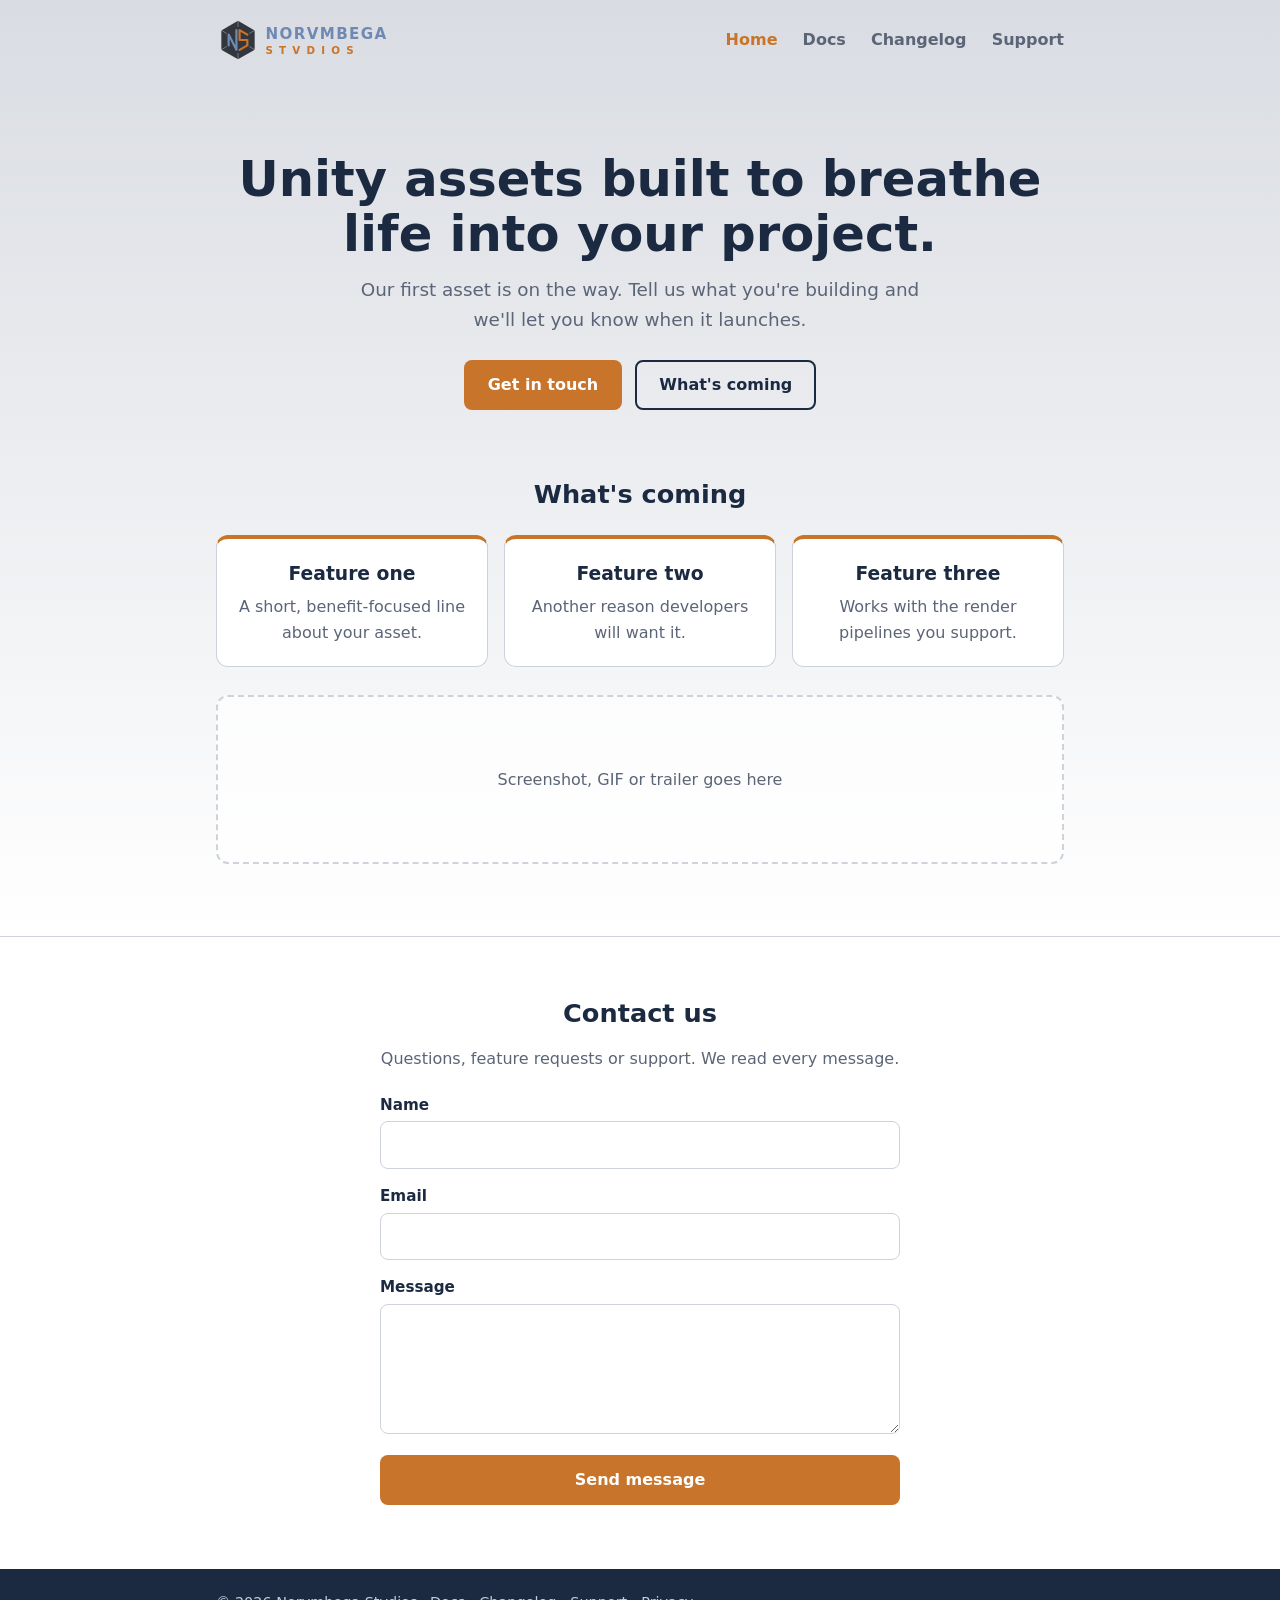
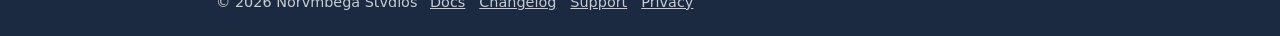
<file: index.html>
<!doctype html>
<html lang="en">
<head>
<meta charset="utf-8">
<meta name="viewport" content="width=device-width,initial-scale=1">
<title>Norvmbega Stvdios – Unity Assets</title>
<meta name="description" content="Tools and art for Unity developers, from Norvmbega Stvdios.">
<link rel="icon" href="favicon.png" type="image/png">
<link rel="stylesheet" href="style.css">
</head>
<body>
<div class="top">
  <header><div class="wrap">
    <a href="index.html"><img src="stvdiobanner.svg" alt="Norvmbega Stvdios"></a>
    <nav>
      <a href="index.html" aria-current="page">Home</a>
      <a href="docs.html">Docs</a>
      <a href="changelog.html">Changelog</a>
      <a href="support.html">Support</a>
    </nav>
  </div></header>

  <main class="wrap">
    <section class="hero">
      <h1>Unity assets built to breathe life into your project.</h1>
      <p>Our first asset is on the way. Tell us what you're building and we'll let you know when it launches.</p>
      <a class="btn" href="#contact">Get in touch</a>
      <a class="btn alt" href="#features">What's coming</a>
    </section>

    <section id="features" class="features">
      <h2>What's coming</h2>
      <div class="grid">
        <div class="card"><h3>Feature one</h3><p>A short, benefit-focused line about your asset.</p></div>
        <div class="card"><h3>Feature two</h3><p>Another reason developers will want it.</p></div>
        <div class="card"><h3>Feature three</h3><p>Works with the render pipelines you support.</p></div>
      </div>
      <div class="shot">Screenshot, GIF or trailer goes here</div>
    </section>
  </main>
</div>

<section id="contact" class="contact">
  <div class="wrap">
    <h2>Contact us</h2>
    <p>Questions, feature requests or support. We read every message.</p>
    <form action="https://api.web3forms.com/submit" method="POST">
      <input type="hidden" name="access_key" value="b164e052-2150-4682-97b8-fad5647e7faa">
      <input type="hidden" name="subject" value="New message from Norvmbega Stvdios site">
      <input type="hidden" name="from_name" value="Norvmbega Stvdios Website">
      <div><label for="name">Name</label><input id="name" name="name" required autocomplete="name"></div>
      <div><label for="email">Email</label><input id="email" name="email" type="email" required autocomplete="email"></div>
      <div><label for="message">Message</label><textarea id="message" name="message" required></textarea></div>
      <input class="hp" type="checkbox" name="botcheck" tabindex="-1" autocomplete="off" aria-hidden="true">
      <button class="btn" type="submit">Send message</button>
    </form>
  </div>
</section>

<footer><div class="wrap">
  &copy; 2026 Norvmbega Stvdios
  <a href="docs.html">Docs</a><a href="changelog.html">Changelog</a><a href="support.html">Support</a><a href="privacy.html">Privacy</a>
</div></footer>
</body>
</html>
</file>
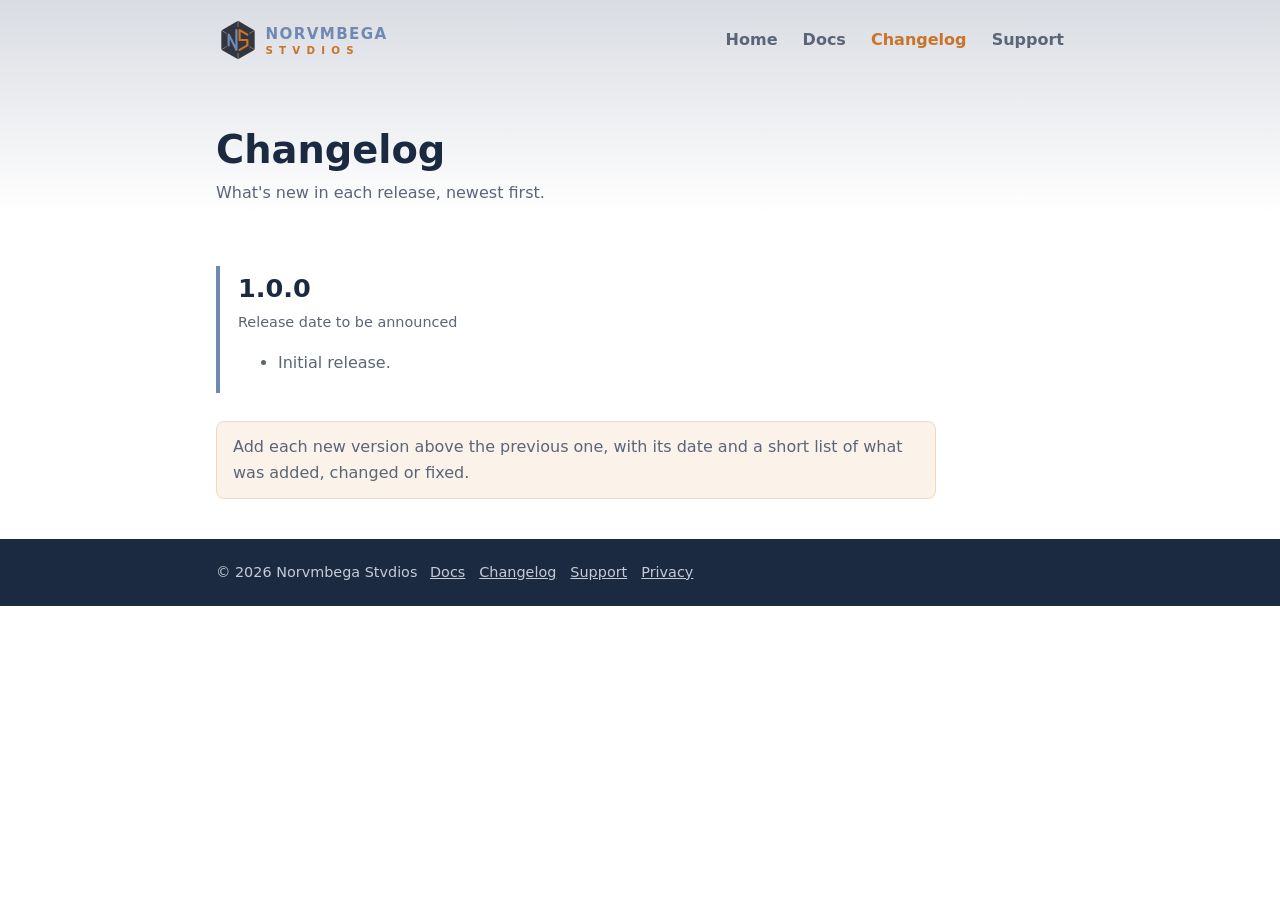
<file: changelog.html>
<!doctype html>
<html lang="en">
<head>
<meta charset="utf-8">
<meta name="viewport" content="width=device-width,initial-scale=1">
<title>Changelog – Norvmbega Stvdios</title>
<meta name="description" content="Release notes for Norvmbega Stvdios Unity assets.">
<link rel="icon" href="favicon.png" type="image/png">
<link rel="stylesheet" href="style.css">
</head>
<body>
<div class="top">
  <header><div class="wrap">
    <a href="index.html"><img src="stvdiobanner.svg" alt="Norvmbega Stvdios"></a>
    <nav>
      <a href="index.html">Home</a>
      <a href="docs.html">Docs</a>
      <a href="changelog.html" aria-current="page">Changelog</a>
      <a href="support.html">Support</a>
    </nav>
  </div></header>
  <div class="wrap page-title">
    <h1>Changelog</h1>
    <p>What's new in each release, newest first.</p>
  </div>
</div>

<main class="wrap prose">
  <section class="release">
    <h2>1.0.0</h2>
    <p class="date">Release date to be announced</p>
    <ul>
      <li>Initial release.</li>
    </ul>
  </section>

  <p class="note">Add each new version above the previous one, with its date and a short list of what was added, changed or fixed.</p>
</main>

<footer><div class="wrap">
  &copy; 2026 Norvmbega Stvdios
  <a href="docs.html">Docs</a><a href="changelog.html">Changelog</a><a href="support.html">Support</a><a href="privacy.html">Privacy</a>
</div></footer>
</body>
</html>
</file>
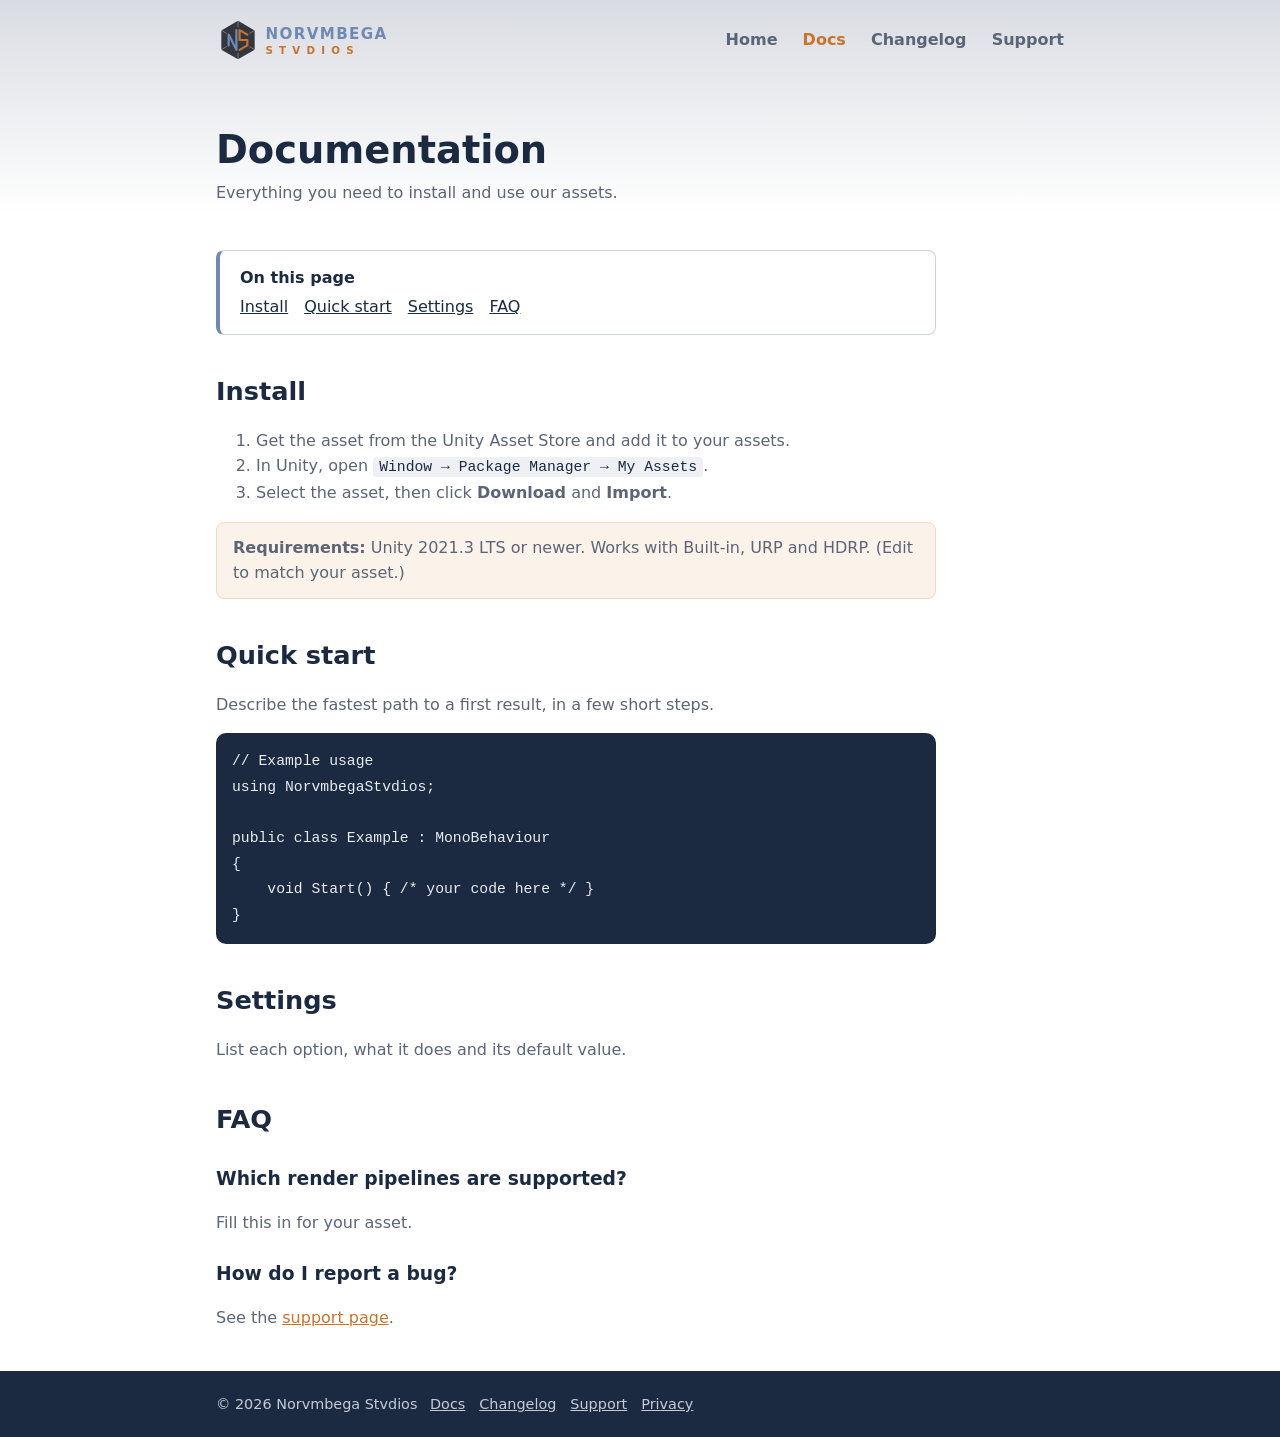
<file: docs.html>
<!doctype html>
<html lang="en">
<head>
<meta charset="utf-8">
<meta name="viewport" content="width=device-width,initial-scale=1">
<title>Documentation – Norvmbega Stvdios</title>
<meta name="description" content="Setup guide and reference for Norvmbega Stvdios Unity assets.">
<link rel="icon" href="favicon.png" type="image/png">
<link rel="stylesheet" href="style.css">
</head>
<body>
<div class="top">
  <header><div class="wrap">
    <a href="index.html"><img src="stvdiobanner.svg" alt="Norvmbega Stvdios"></a>
    <nav>
      <a href="index.html">Home</a>
      <a href="docs.html" aria-current="page">Docs</a>
      <a href="changelog.html">Changelog</a>
      <a href="support.html">Support</a>
    </nav>
  </div></header>
  <div class="wrap page-title">
    <h1>Documentation</h1>
    <p>Everything you need to install and use our assets.</p>
  </div>
</div>

<main class="wrap prose">
  <div class="toc">
    <strong>On this page</strong>
    <a href="#install">Install</a><a href="#quickstart">Quick start</a><a href="#settings">Settings</a><a href="#faq">FAQ</a>
  </div>

  <h2 id="install">Install</h2>
  <ol>
    <li>Get the asset from the Unity Asset Store and add it to your assets.</li>
    <li>In Unity, open <code>Window &rarr; Package Manager &rarr; My Assets</code>.</li>
    <li>Select the asset, then click <strong>Download</strong> and <strong>Import</strong>.</li>
  </ol>
  <p class="note"><strong>Requirements:</strong> Unity 2021.3 LTS or newer. Works with Built-in, URP and HDRP. (Edit to match your asset.)</p>

  <h2 id="quickstart">Quick start</h2>
  <p>Describe the fastest path to a first result, in a few short steps.</p>
  <pre><code>// Example usage
using NorvmbegaStvdios;

public class Example : MonoBehaviour
{
    void Start() { /* your code here */ }
}</code></pre>

  <h2 id="settings">Settings</h2>
  <p>List each option, what it does and its default value.</p>

  <h2 id="faq">FAQ</h2>
  <h3>Which render pipelines are supported?</h3>
  <p>Fill this in for your asset.</p>
  <h3>How do I report a bug?</h3>
  <p>See the <a href="support.html">support page</a>.</p>
</main>

<footer><div class="wrap">
  &copy; 2026 Norvmbega Stvdios
  <a href="docs.html">Docs</a><a href="changelog.html">Changelog</a><a href="support.html">Support</a><a href="privacy.html">Privacy</a>
</div></footer>
</body>
</html>
</file>
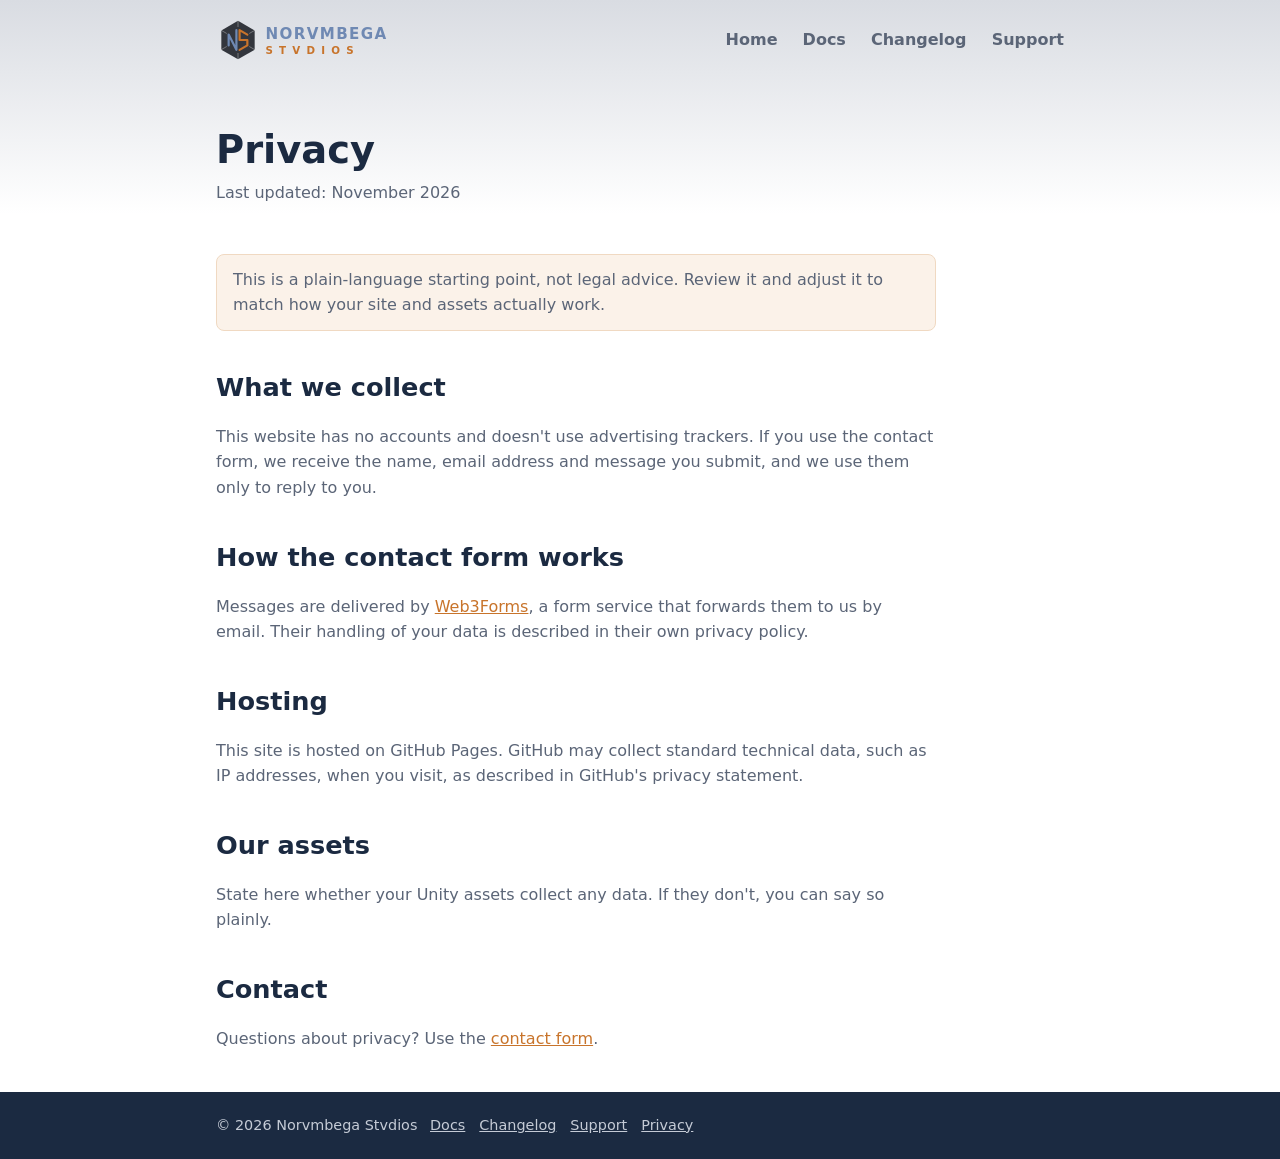
<file: privacy.html>
<!doctype html>
<html lang="en">
<head>
<meta charset="utf-8">
<meta name="viewport" content="width=device-width,initial-scale=1">
<title>Privacy – Norvmbega Stvdios</title>
<meta name="description" content="How Norvmbega Stvdios handles your information.">
<link rel="icon" href="favicon.png" type="image/png">
<link rel="stylesheet" href="style.css">
</head>
<body>
<div class="top">
  <header><div class="wrap">
    <a href="index.html"><img src="stvdiobanner.svg" alt="Norvmbega Stvdios"></a>
    <nav>
      <a href="index.html">Home</a>
      <a href="docs.html">Docs</a>
      <a href="changelog.html">Changelog</a>
      <a href="support.html">Support</a>
    </nav>
  </div></header>
  <div class="wrap page-title">
    <h1>Privacy</h1>
    <p>Last updated: November 2026</p>
  </div>
</div>

<main class="wrap prose">
  <p class="note">This is a plain-language starting point, not legal advice. Review it and adjust it to match how your site and assets actually work.</p>

  <h2>What we collect</h2>
  <p>This website has no accounts and doesn't use advertising trackers. If you use the contact form, we receive the name, email address and message you submit, and we use them only to reply to you.</p>

  <h2>How the contact form works</h2>
  <p>Messages are delivered by <a href="https://web3forms.com">Web3Forms</a>, a form service that forwards them to us by email. Their handling of your data is described in their own privacy policy.</p>

  <h2>Hosting</h2>
  <p>This site is hosted on GitHub Pages. GitHub may collect standard technical data, such as IP addresses, when you visit, as described in GitHub's privacy statement.</p>

  <h2>Our assets</h2>
  <p>State here whether your Unity assets collect any data. If they don't, you can say so plainly.</p>

  <h2>Contact</h2>
  <p>Questions about privacy? Use the <a href="index.html#contact">contact form</a>.</p>
</main>

<footer><div class="wrap">
  &copy; 2026 Norvmbega Stvdios
  <a href="docs.html">Docs</a><a href="changelog.html">Changelog</a><a href="support.html">Support</a><a href="privacy.html">Privacy</a>
</div></footer>
</body>
</html>
</file>
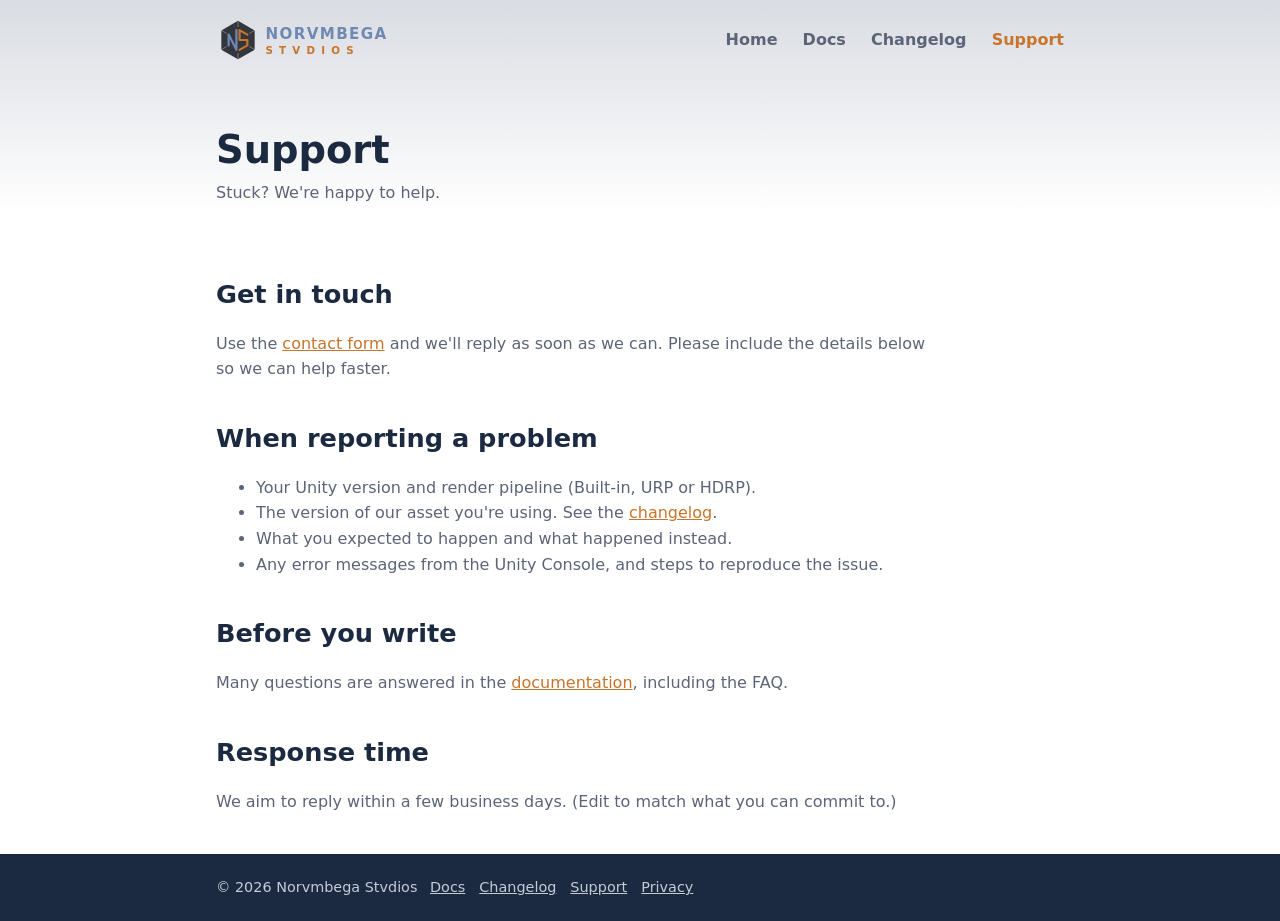
<file: support.html>
<!doctype html>
<html lang="en">
<head>
<meta charset="utf-8">
<meta name="viewport" content="width=device-width,initial-scale=1">
<title>Support – Norvmbega Stvdios</title>
<meta name="description" content="Get help with Norvmbega Stvdios Unity assets.">
<link rel="icon" href="favicon.png" type="image/png">
<link rel="stylesheet" href="style.css">
</head>
<body>
<div class="top">
  <header><div class="wrap">
    <a href="index.html"><img src="stvdiobanner.svg" alt="Norvmbega Stvdios"></a>
    <nav>
      <a href="index.html">Home</a>
      <a href="docs.html">Docs</a>
      <a href="changelog.html">Changelog</a>
      <a href="support.html" aria-current="page">Support</a>
    </nav>
  </div></header>
  <div class="wrap page-title">
    <h1>Support</h1>
    <p>Stuck? We're happy to help.</p>
  </div>
</div>

<main class="wrap prose">
  <h2>Get in touch</h2>
  <p>Use the <a href="index.html#contact">contact form</a> and we'll reply as soon as we can. Please include the details below so we can help faster.</p>

  <h2>When reporting a problem</h2>
  <ul>
    <li>Your Unity version and render pipeline (Built-in, URP or HDRP).</li>
    <li>The version of our asset you're using. See the <a href="changelog.html">changelog</a>.</li>
    <li>What you expected to happen and what happened instead.</li>
    <li>Any error messages from the Unity Console, and steps to reproduce the issue.</li>
  </ul>

  <h2>Before you write</h2>
  <p>Many questions are answered in the <a href="docs.html">documentation</a>, including the FAQ.</p>

  <h2>Response time</h2>
  <p>We aim to reply within a few business days. (Edit to match what you can commit to.)</p>
</main>

<footer><div class="wrap">
  &copy; 2026 Norvmbega Stvdios
  <a href="docs.html">Docs</a><a href="changelog.html">Changelog</a><a href="support.html">Support</a><a href="privacy.html">Privacy</a>
</div></footer>
</body>
</html>
</file>
<file: style.css>
:root{
  --navy:#1B2A41;      /* headings, text */
  --copper:#C8742B;    /* accent */
  --steel:#6F89B3;     /* secondary accent */
  --slate:#5B6577;     /* body text, muted */
  --mist:#D9DCE2;      /* gradient start */
  --white:#FFFFFF;
  --border:#CDD2DB;
}
*{box-sizing:border-box}
html{scroll-behavior:smooth}
body{margin:0;font:16px/1.6 system-ui,-apple-system,Segoe UI,sans-serif;color:var(--navy);background:var(--white)}
a{color:var(--copper)}
.wrap{max-width:880px;margin:0 auto;padding:0 16px}

/* grey -> white gradient behind header, hero and features */
.top{background:linear-gradient(180deg,var(--mist) 0%,var(--white) 100%)}

header .wrap{display:flex;justify-content:space-between;align-items:center;flex-wrap:wrap;gap:8px;padding-top:18px;padding-bottom:18px}
header img{height:44px;display:block}
nav a{margin-left:20px;color:var(--slate);text-decoration:none;font-weight:600}
nav a:hover,nav a[aria-current="page"]{color:var(--copper)}

.hero{padding:72px 0 40px}
.hero h1{font-size:clamp(2rem,6vw,3.1rem);line-height:1.1;margin:0 0 14px}
.hero p{color:var(--slate);font-size:1.15rem;max-width:560px;margin:0 0 26px}
.btn{display:inline-block;background:var(--copper);color:var(--white);border:0;padding:12px 24px;border-radius:8px;font:inherit;font-weight:700;text-decoration:none;cursor:pointer;transition:background .15s}
.btn:hover{background:#A95F20}
.btn.alt{background:transparent;color:var(--navy);border:2px solid var(--navy);padding:10px 22px;margin-left:8px}
.btn.alt:hover{background:var(--navy);color:var(--white)}

h2{font-size:1.6rem;margin:0 0 12px}
.features{padding:24px 0 72px}
.grid{display:grid;grid-template-columns:repeat(auto-fit,minmax(230px,1fr));gap:16px;margin:20px 0 28px}
.card{background:var(--white);border:1px solid var(--border);border-top:4px solid var(--copper);border-radius:12px;padding:20px}
.card h3{margin:0 0 6px}.card p{margin:0;color:var(--slate)}
.shot{background:rgba(255,255,255,.7);border:2px dashed var(--border);border-radius:12px;padding:70px 16px;text-align:center;color:var(--slate)}

/* contact: solid white band at the bottom */
.contact{background:var(--white);border-top:1px solid var(--border);padding:56px 0 64px}
.contact p{color:var(--slate);margin:0 0 20px}
form{display:grid;gap:14px;max-width:520px}
label{font-weight:600;font-size:.95rem}
input,textarea{width:100%;font:inherit;color:var(--navy);background:var(--white);border:1px solid var(--border);border-radius:8px;padding:10px 12px;margin-top:4px}
input:focus,textarea:focus{outline:2px solid var(--copper);border-color:transparent}
textarea{min-height:130px;resize:vertical}
.hp{position:absolute;left:-9999px}

footer{background:var(--navy);color:#C5CBD6;padding:22px 0;font-size:.9rem}
footer a{color:#C5CBD6;margin-left:14px}
footer a:first-of-type{margin-left:8px}

/* inner pages (docs, changelog, support, privacy) */
.page-title{padding:48px 16px 8px}
.page-title h1{font-size:clamp(1.8rem,5vw,2.4rem);line-height:1.15;margin:0 0 8px}
.page-title p{color:var(--slate);margin:0}
.prose{padding:24px 16px 24px}
.prose > *{max-width:720px}
.prose h2{margin:36px 0 10px}
.prose h3{margin:24px 0 6px}
.prose p,.prose li{color:var(--slate)}
.prose code{background:#EEF0F4;color:var(--navy);padding:2px 6px;border-radius:4px;font-size:.92em}
.prose pre{background:var(--navy);color:#E8ECF3;padding:16px;border-radius:10px;overflow:auto}
.prose pre code{background:none;color:inherit;padding:0}
.toc{background:var(--white);border:1px solid var(--border);border-left:4px solid var(--steel);border-radius:8px;padding:14px 20px;margin:12px 0 8px}
.toc strong{display:block;margin-bottom:4px}
.toc a{display:inline-block;margin-right:16px;color:var(--navy)}
.note{background:#FBF2E9;border:1px solid #F0D9C2;border-radius:8px;padding:12px 16px;color:var(--navy)}
.release{border-left:4px solid var(--steel);padding:2px 0 2px 18px;margin:28px 0}
.release h2{margin:0 0 2px}
.release .date{color:var(--slate);font-size:.9rem;margin:0 0 8px}

.hero, .features, .contact { text-align: center; }
.hero p { margin-left: auto; margin-right: auto; }
.btn.alt { margin-left: 8px; }
form { margin-left: auto; margin-right: auto; text-align: left; }
</file>
